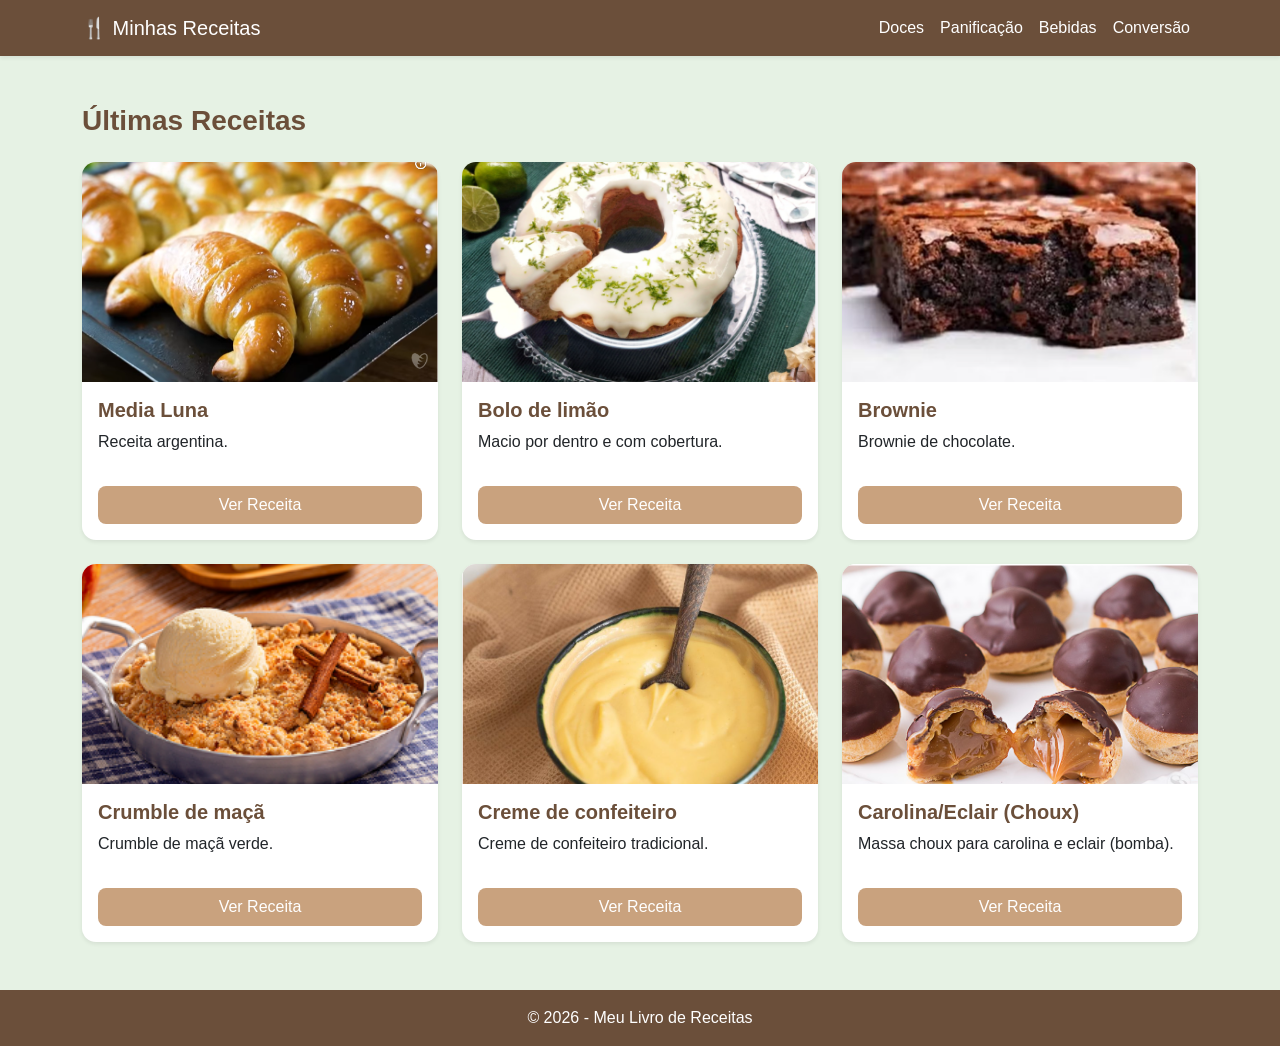
<file: index.html>
<!DOCTYPE html>
<html lang="pt-br">
<head>
    <meta charset="UTF-8">
    <meta name="viewport" content="width=device-width, initial-scale=1">
    <title>Minhas Receitas</title>
    <link href="https://cdn.jsdelivr.net/npm/bootstrap@5.3.2/dist/css/bootstrap.min.css" rel="stylesheet">
    <link rel="stylesheet" href="css/style.css">
</head>
<body>

    <div id="nav-placeholder"></div>

    <div class="container mt-5">
        <h3 class="section-title mb-4">Últimas Receitas</h3>
        
        <div class="row g-4">
            
            <div class="col-md-6 col-lg-4">
                <div class="card shadow-sm">
                    <img src="images/medialuna.PNG" alt="Media Luna">
                    <div class="card-body">
                        <h5 class="card-title">Media Luna</h5>
                        <p class="card-text">Receita argentina.</p>
                        <a href="receita.html?id=media-luna" class="btn btn-custom mt-3">Ver Receita</a>
                    </div>
                </div>
            </div>

            <div class="col-md-6 col-lg-4">
                <div class="card shadow-sm">
                    <img src="images/bolo-limao.PNG" alt="Bolo de limão">
                    <div class="card-body">
                        <h5 class="card-title">Bolo de limão</h5>
                        <p class="card-text">Macio por dentro e com cobertura.</p>
                        <a href="receita.html?id=bolo-limao" class="btn btn-custom mt-3">Ver Receita</a>
                    </div>
                </div>
            </div>

            <div class="col-md-6 col-lg-4">
                <div class="card shadow-sm">
                    <img src="images/brownie.PNG" alt="Brownie">
                    <div class="card-body">
                        <h5 class="card-title">Brownie</h5>
                        <p class="card-text">Brownie de chocolate.</p>
                        <a href="receita.html?id=brownie" class="btn btn-custom mt-3">Ver Receita</a>
                    </div>
                </div>
            </div>

            <div class="col-md-6 col-lg-4">
                <div class="card shadow-sm">
                    <img src="images/crumble.PNG" alt="Crumble de maçã">
                    <div class="card-body">
                        <h5 class="card-title">Crumble de maçã</h5>
                        <p class="card-text">Crumble de maçã verde.</p>
                        <a href="receita.html?id=crumble" class="btn btn-custom mt-3">Ver Receita</a>
                    </div>
                </div>
            </div>

            <div class="col-md-6 col-lg-4">
                <div class="card shadow-sm">
                    <img src="images/creme-confeiteiro.PNG" alt="Creme de confeiteiro">
                    <div class="card-body">
                        <h5 class="card-title">Creme de confeiteiro</h5>
                        <p class="card-text">Creme de confeiteiro tradicional.</p>
                        <a href="receita.html?id=creme-confeiteiro" class="btn btn-custom mt-3">Ver Receita</a>
                    </div>
                </div>
            </div>

            <div class="col-md-6 col-lg-4">
                <div class="card shadow-sm">
                    <img src="images/choux.PNG" alt="Choux">
                    <div class="card-body">
                        <h5 class="card-title">Carolina/Eclair (Choux)</h5>
                        <p class="card-text">Massa choux para carolina e eclair (bomba).</p>
                        <a href="receita.html?id=choux" class="btn btn-custom mt-3">Ver Receita</a>
                    </div>
                </div>
            </div>

        </div>
    </div>

    <div id="footer-placeholder"></div>

    <script src="https://cdn.jsdelivr.net/npm/bootstrap@5.3.2/dist/js/bootstrap.bundle.min.js"></script>
    <script src="js/components.js"></script> 
</body>
</html>
</file>
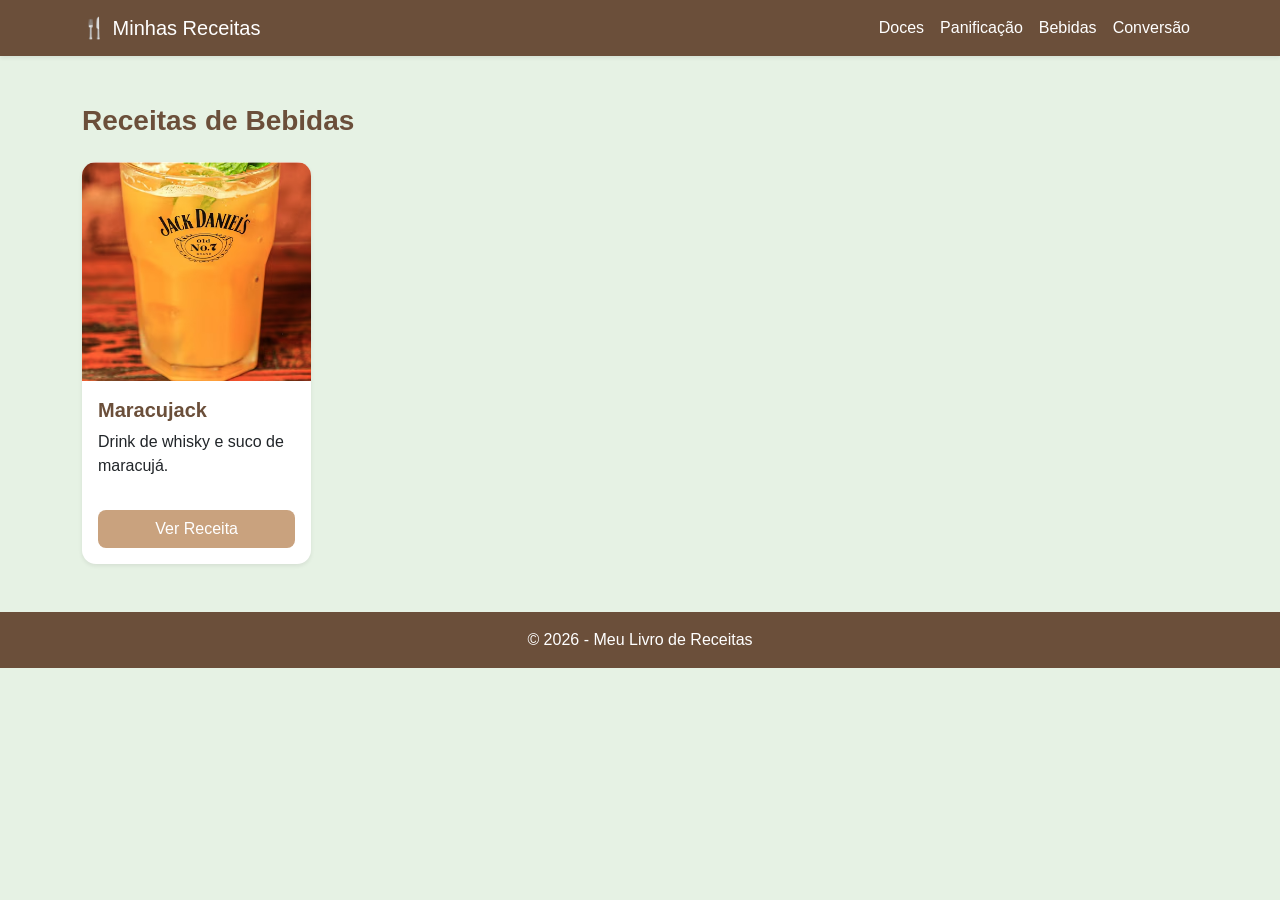
<file: bebidas.html>
<!DOCTYPE html>
<html lang="pt-br">
<head>
    <meta charset="UTF-8">
    <meta name="viewport" content="width=device-width, initial-scale=1">
    <title>Bebidas - Minhas Receitas</title>
    <link href="https://cdn.jsdelivr.net/npm/bootstrap@5.3.2/dist/css/bootstrap.min.css" rel="stylesheet">
    <link rel="stylesheet" href="css/style.css">
</head>
<body>

    <div id="nav-placeholder"></div>

    <div class="container mt-5">
        <div class="row g-4">

            <div class="col-lg-8">
                <h3 class="section-title mb-4">Receitas de Bebidas</h3>

                <div class="row g-4">
            
            <div class="col-md-6 col-lg-4">
                <div class="card shadow-sm">
                    <img src="images/maracujack.PNG" alt="Maracujack">
                    <div class="card-body">
                        <h5 class="card-title">Maracujack</h5>
                        <p class="card-text">Drink de whisky e suco de maracujá.</p>
                        <a href="receita.html?id=maracujack" class="btn btn-custom mt-3">Ver Receita</a>
                    </div>
                </div>
            </div>

        </div>

            </div>
        </div> 
    </div>
            
    <div id="footer-placeholder"></div>

    <script src="https://cdn.jsdelivr.net/npm/bootstrap@5.3.2/dist/js/bootstrap.bundle.min.js"></script>
    <script src="js/components.js"></script>
</body>
</html>
</file>
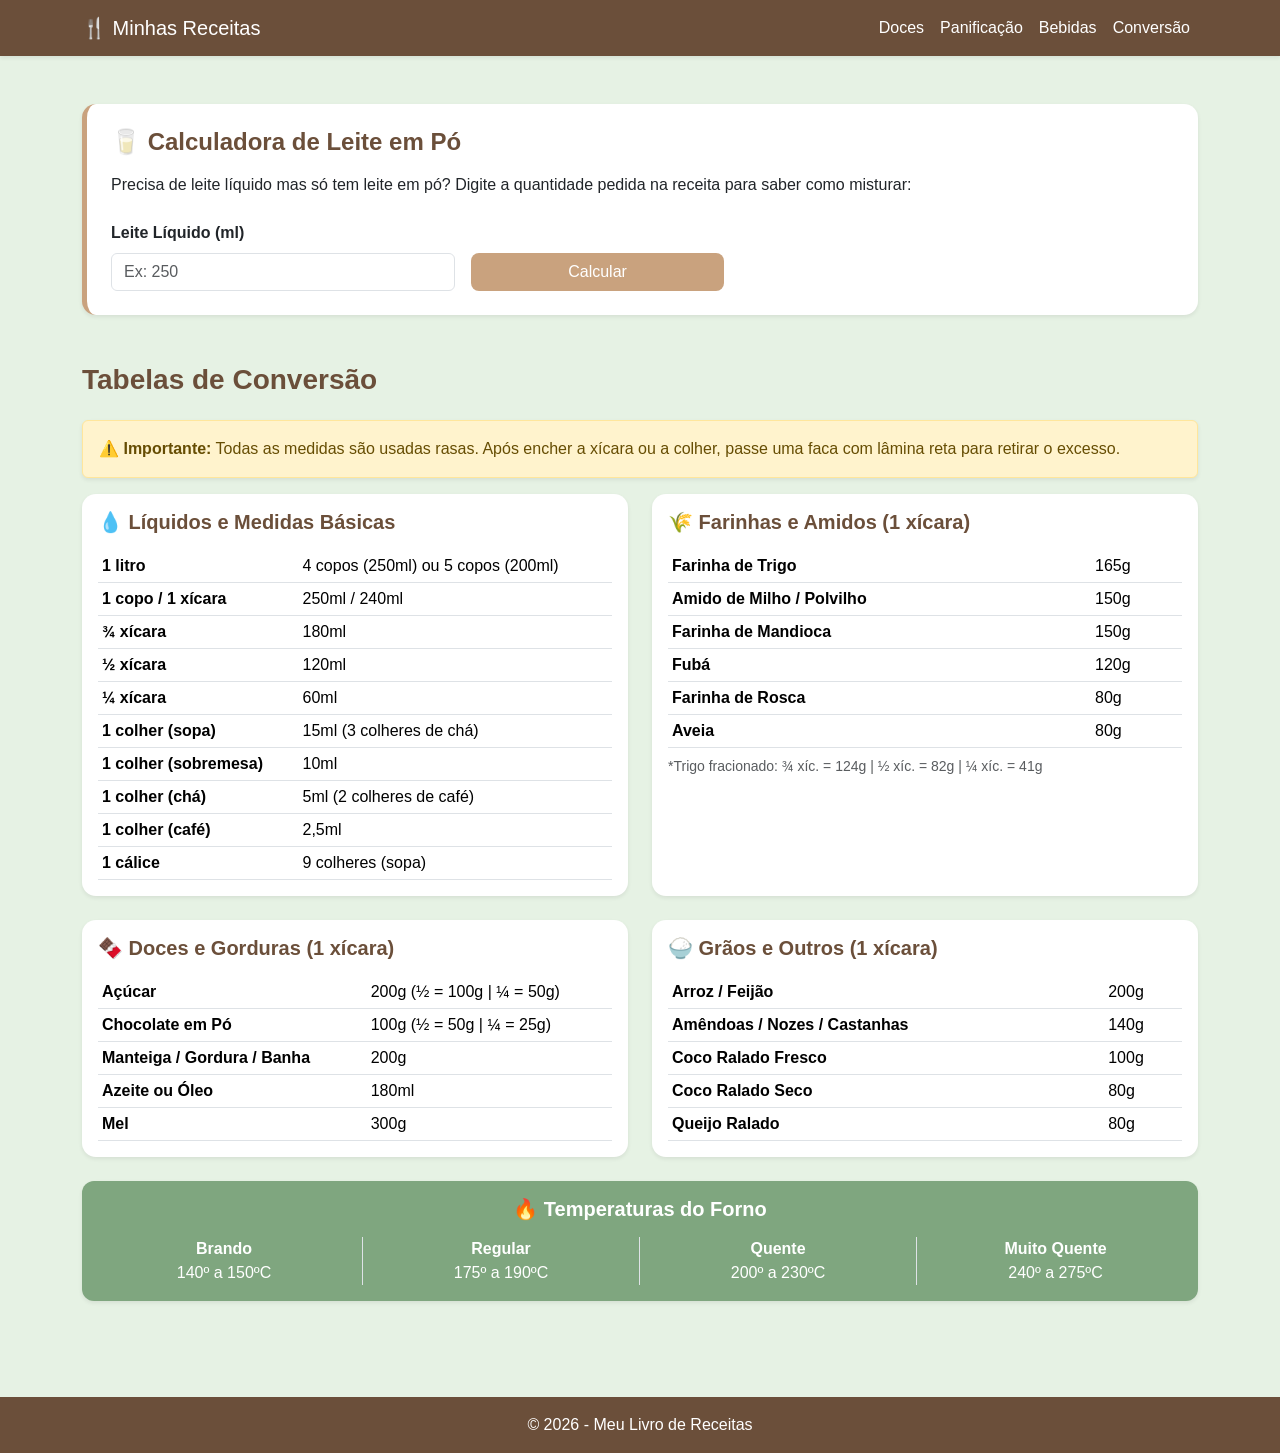
<file: conversao.html>
<!DOCTYPE html>
<html lang="pt-br">
<head>
    <meta charset="UTF-8">
    <meta name="viewport" content="width=device-width, initial-scale=1">
    <title>Conversão de Medidas - Minhas Receitas</title>
    <link href="https://cdn.jsdelivr.net/npm/bootstrap@5.3.2/dist/css/bootstrap.min.css" rel="stylesheet">
    <link rel="stylesheet" href="css/style.css">
</head>
<body>

    <div id="nav-placeholder"></div>

    <div class="container mt-5">
        
        <div class="card shadow-sm p-4 mb-5" style="border-left: 5px solid var(--marrom-claro);">
            <h4 class="section-title mb-3">🥛 Calculadora de Leite em Pó</h4>
            <p class="mb-4">Precisa de leite líquido mas só tem leite em pó? Digite a quantidade pedida na receita para saber como misturar:</p>
            
            <div class="row g-3 align-items-end">
                <div class="col-md-4">
                    <label class="form-label fw-bold">Leite Líquido (ml)</label>
                    <input type="number" id="inputLeite" class="form-control" placeholder="Ex: 250">
                </div>
                <div class="col-md-3">
                    <button onclick="calcularLeite()" class="btn btn-custom w-100">Calcular</button>
                </div>
            </div>

            <div id="resultadoLeite" class="alert alert-success d-none mt-4 mb-0">
                </div>
        </div>

        <h3 class="section-title mb-4">Tabelas de Conversão</h3>
        
        <div class="alert alert-warning shadow-sm" role="alert">
            <strong>⚠️ Importante:</strong> Todas as medidas são usadas rasas. Após encher a xícara ou a colher, passe uma faca com lâmina reta para retirar o excesso.
        </div>

        <div class="row g-4 mb-5">
            
            <div class="col-md-6">
                <div class="card shadow-sm p-3 h-100">
                    <h5 class="card-title section-title mb-3">💧 Líquidos e Medidas Básicas</h5>
                    <table class="table table-hover table-sm mb-0">
                        <tbody>
                            <tr><td><strong>1 litro</strong></td><td>4 copos (250ml) ou 5 copos (200ml)</td></tr>
                            <tr><td><strong>1 copo / 1 xícara</strong></td><td>250ml / 240ml</td></tr>
                            <tr><td><strong>¾ xícara</strong></td><td>180ml</td></tr>
                            <tr><td><strong>½ xícara</strong></td><td>120ml</td></tr>
                            <tr><td><strong>¼ xícara</strong></td><td>60ml</td></tr>
                            <tr><td><strong>1 colher (sopa)</strong></td><td>15ml (3 colheres de chá)</td></tr>
                            <tr><td><strong>1 colher (sobremesa)</strong></td><td>10ml</td></tr>
                            <tr><td><strong>1 colher (chá)</strong></td><td>5ml (2 colheres de café)</td></tr>
                            <tr><td><strong>1 colher (café)</strong></td><td>2,5ml</td></tr>
                            <tr><td><strong>1 cálice</strong></td><td>9 colheres (sopa)</td></tr>
                        </tbody>
                    </table>
                </div>
            </div>

            <div class="col-md-6">
                <div class="card shadow-sm p-3 h-100">
                    <h5 class="card-title section-title mb-3">🌾 Farinhas e Amidos (1 xícara)</h5>
                    <table class="table table-hover table-sm mb-0">
                        <tbody>
                            <tr><td><strong>Farinha de Trigo</strong></td><td>165g</td></tr>
                            <tr><td><strong>Amido de Milho / Polvilho</strong></td><td>150g</td></tr>
                            <tr><td><strong>Farinha de Mandioca</strong></td><td>150g</td></tr>
                            <tr><td><strong>Fubá</strong></td><td>120g</td></tr>
                            <tr><td><strong>Farinha de Rosca</strong></td><td>80g</td></tr>
                            <tr><td><strong>Aveia</strong></td><td>80g</td></tr>
                        </tbody>
                    </table>
                    <small class="text-muted mt-2 d-block">*Trigo fracionado: ¾ xíc. = 124g | ½ xíc. = 82g | ¼ xíc. = 41g</small>
                </div>
            </div>

            <div class="col-md-6">
                <div class="card shadow-sm p-3 h-100">
                    <h5 class="card-title section-title mb-3">🍫 Doces e Gorduras (1 xícara)</h5>
                    <table class="table table-hover table-sm mb-0">
                        <tbody>
                            <tr><td><strong>Açúcar</strong></td><td>200g (½ = 100g | ¼ = 50g)</td></tr>
                            <tr><td><strong>Chocolate em Pó</strong></td><td>100g (½ = 50g | ¼ = 25g)</td></tr>
                            <tr><td><strong>Manteiga / Gordura / Banha</strong></td><td>200g</td></tr>
                            <tr><td><strong>Azeite ou Óleo</strong></td><td>180ml</td></tr>
                            <tr><td><strong>Mel</strong></td><td>300g</td></tr>
                        </tbody>
                    </table>
                </div>
            </div>

            <div class="col-md-6">
                <div class="card shadow-sm p-3 h-100">
                    <h5 class="card-title section-title mb-3">🍚 Grãos e Outros (1 xícara)</h5>
                    <table class="table table-hover table-sm mb-0">
                        <tbody>
                            <tr><td><strong>Arroz / Feijão</strong></td><td>200g</td></tr>
                            <tr><td><strong>Amêndoas / Nozes / Castanhas</strong></td><td>140g</td></tr>
                            <tr><td><strong>Coco Ralado Fresco</strong></td><td>100g</td></tr>
                            <tr><td><strong>Coco Ralado Seco</strong></td><td>80g</td></tr>
                            <tr><td><strong>Queijo Ralado</strong></td><td>80g</td></tr>
                        </tbody>
                    </table>
                </div>
            </div>

            <div class="col-12">
                <div class="card shadow-sm p-3 caixa-dica text-center" style="background-color: var(--verde-medio); color: white;">
                    <h5 class="mb-3 fw-bold">🔥 Temperaturas do Forno</h5>
                    <div class="row text-center">
                        <div class="col-md-3 border-end"><strong>Brando</strong><br>140º a 150ºC</div>
                        <div class="col-md-3 border-end"><strong>Regular</strong><br>175º a 190ºC</div>
                        <div class="col-md-3 border-end"><strong>Quente</strong><br>200º a 230ºC</div>
                        <div class="col-md-3"><strong>Muito Quente</strong><br>240º a 275ºC</div>
                    </div>
                </div>
            </div>

        </div>
    </div>

    <div id="footer-placeholder"></div>

    <script src="https://cdn.jsdelivr.net/npm/bootstrap@5.3.2/dist/js/bootstrap.bundle.min.js"></script>
    <script src="js/components.js"></script>
    
    <script>
        function calcularLeite() {
            const inputVal = document.getElementById("inputLeite").value;
            const liquido = parseFloat(inputVal);
            const alertBox = document.getElementById("resultadoLeite");

            if (isNaN(liquido) || liquido <= 0) {
                alertBox.className = "alert alert-danger mt-4 mb-0";
                alertBox.innerHTML = "❌ Por favor, digite uma quantidade válida de leite líquido.";
                alertBox.classList.remove("d-none");
                return;
            }

            const leiteEmPo = (liquido * 12.5) / 112.5;
            const agua = (liquido * 100) / 112.5;

            alertBox.className = "alert alert-success mt-4 mb-0";
            alertBox.innerHTML = `✅ <strong>Para fazer ${liquido}ml de leite:</strong> Misture <strong>${leiteEmPo.toFixed(0)}g</strong> de leite em pó com <strong>${agua.toFixed(0)}ml</strong> de água.`;
            alertBox.classList.remove("d-none");
        }
    </script>
</body>
</html>
</file>
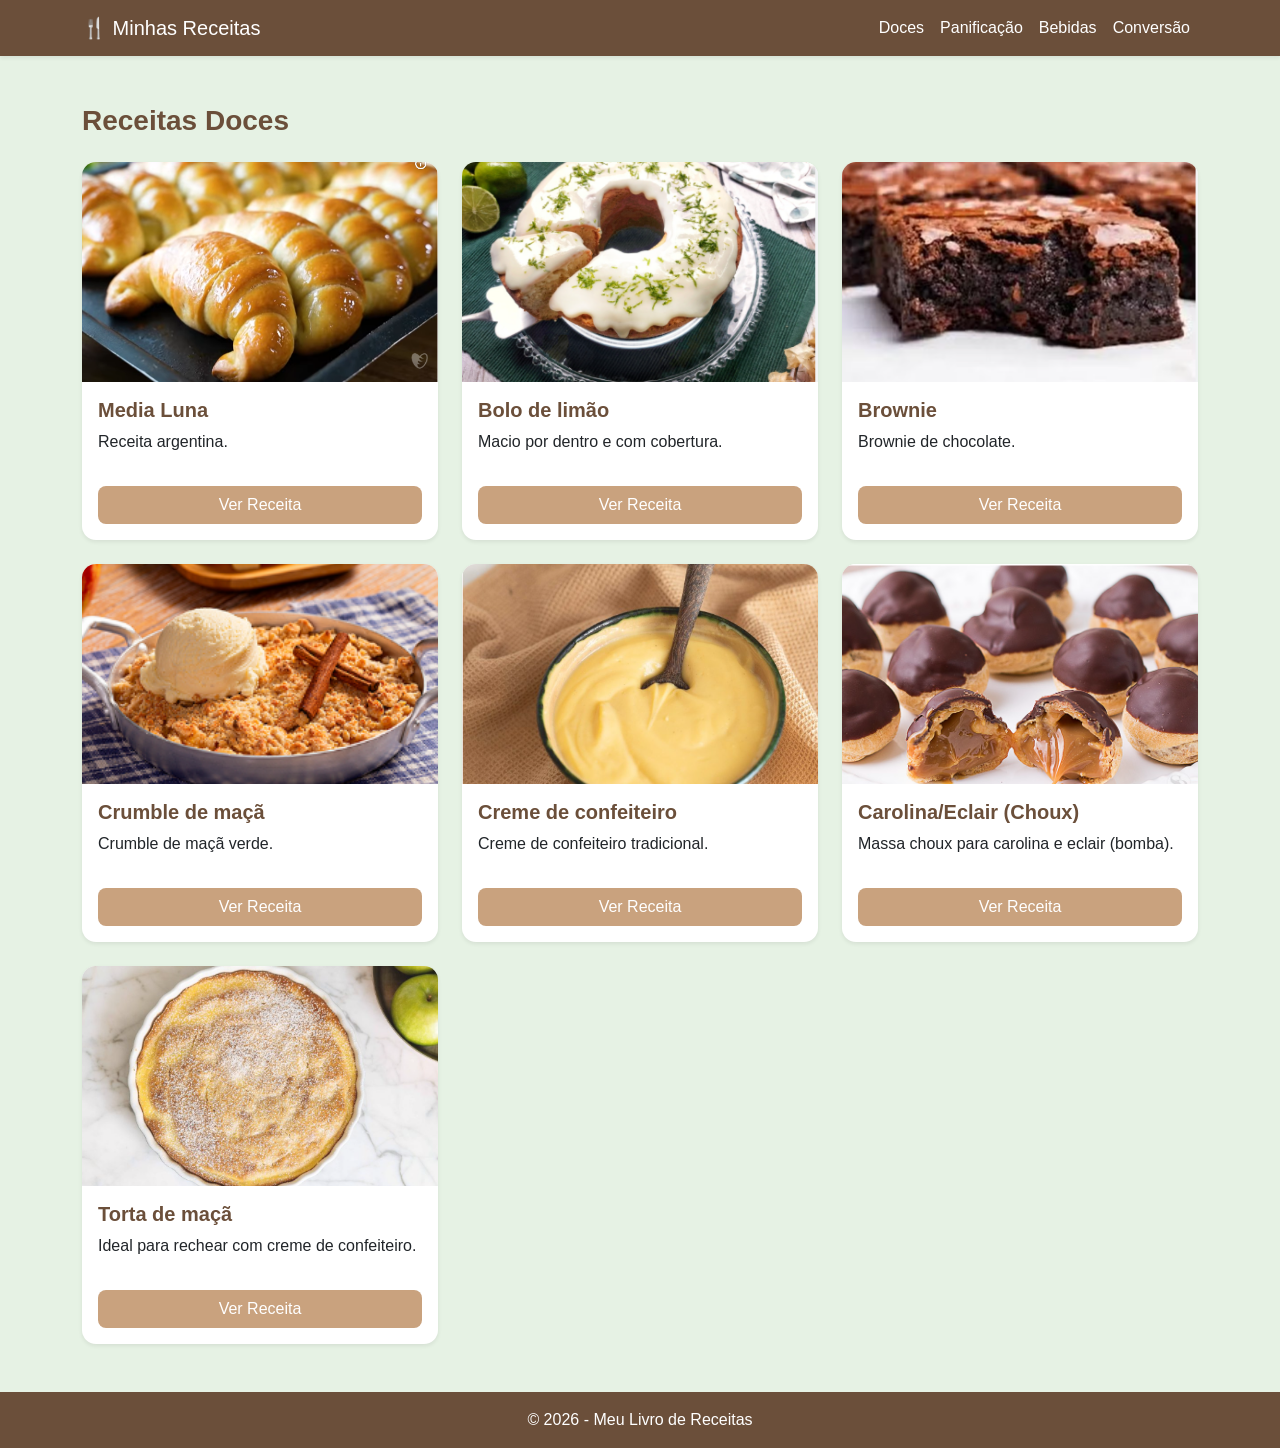
<file: doces.html>
<!DOCTYPE html>
<html lang="pt-br">
<head>
    <meta charset="UTF-8">
    <meta name="viewport" content="width=device-width, initial-scale=1">
    <title>Doces - Minhas Receitas</title>
    <link href="https://cdn.jsdelivr.net/npm/bootstrap@5.3.2/dist/css/bootstrap.min.css" rel="stylesheet">
    <link rel="stylesheet" href="css/style.css">
</head>
<body>

    <div id="nav-placeholder"></div>

    <div class="container mt-5">

                <h3 class="section-title mb-4">Receitas Doces</h3>

                <div class="row g-4">
            
            <div class="col-md-6 col-lg-4">
                <div class="card shadow-sm">
                    <img src="images/medialuna.PNG" alt="Media Luna">
                    <div class="card-body">
                        <h5 class="card-title">Media Luna</h5>
                        <p class="card-text">Receita argentina.</p>
                        <a href="receita.html?id=media-luna" class="btn btn-custom mt-3">Ver Receita</a>
                    </div>
                </div>
            </div>

            <div class="col-md-6 col-lg-4">
                <div class="card shadow-sm">
                    <img src="images/bolo-limao.PNG" alt="Bolo de limão">
                    <div class="card-body">
                        <h5 class="card-title">Bolo de limão</h5>
                        <p class="card-text">Macio por dentro e com cobertura.</p>
                        <a href="receita.html?id=bolo-limao" class="btn btn-custom mt-3">Ver Receita</a>
                    </div>
                </div>
            </div>

            <div class="col-md-6 col-lg-4">
                <div class="card shadow-sm">
                    <img src="images/brownie.PNG" alt="Brownie">
                    <div class="card-body">
                        <h5 class="card-title">Brownie</h5>
                        <p class="card-text">Brownie de chocolate.</p>
                        <a href="receita.html?id=brownie" class="btn btn-custom mt-3">Ver Receita</a>
                    </div>
                </div>
            </div>

            <div class="col-md-6 col-lg-4">
                <div class="card shadow-sm">
                    <img src="images/crumble.PNG" alt="Crumble de maçã">
                    <div class="card-body">
                        <h5 class="card-title">Crumble de maçã</h5>
                        <p class="card-text">Crumble de maçã verde.</p>
                        <a href="receita.html?id=crumble" class="btn btn-custom mt-3">Ver Receita</a>
                    </div>
                </div>
            </div>

            <div class="col-md-6 col-lg-4">
                <div class="card shadow-sm">
                    <img src="images/creme-confeiteiro.PNG" alt="Creme de confeiteiro">
                    <div class="card-body">
                        <h5 class="card-title">Creme de confeiteiro</h5>
                        <p class="card-text">Creme de confeiteiro tradicional.</p>
                        <a href="receita.html?id=creme-confeiteiro" class="btn btn-custom mt-3">Ver Receita</a>
                    </div>
                </div>
            </div>

            <div class="col-md-6 col-lg-4">
                <div class="card shadow-sm">
                    <img src="images/choux.PNG" alt="Choux">
                    <div class="card-body">
                        <h5 class="card-title">Carolina/Eclair (Choux)</h5>
                        <p class="card-text">Massa choux para carolina e eclair (bomba).</p>
                        <a href="receita.html?id=choux" class="btn btn-custom mt-3">Ver Receita</a>
                    </div>
                </div>
            </div>

            <div class="col-md-6 col-lg-4">
                <div class="card shadow-sm">
                    <img src="images/torta-maca.PNG" alt="Torta de maçã">
                    <div class="card-body">
                        <h5 class="card-title">Torta de maçã</h5>
                        <p class="card-text">Ideal para rechear com creme de confeiteiro.</p>
                        <a href="receita.html?id=torta-maca" class="btn btn-custom mt-3">Ver Receita</a>
                    </div>
                </div>
            </div>

        </div>

    </div>
            
    <div id="footer-placeholder"></div>

    <script src="https://cdn.jsdelivr.net/npm/bootstrap@5.3.2/dist/js/bootstrap.bundle.min.js"></script>
    <script src="js/components.js"></script>
</body>
</html>
</file>
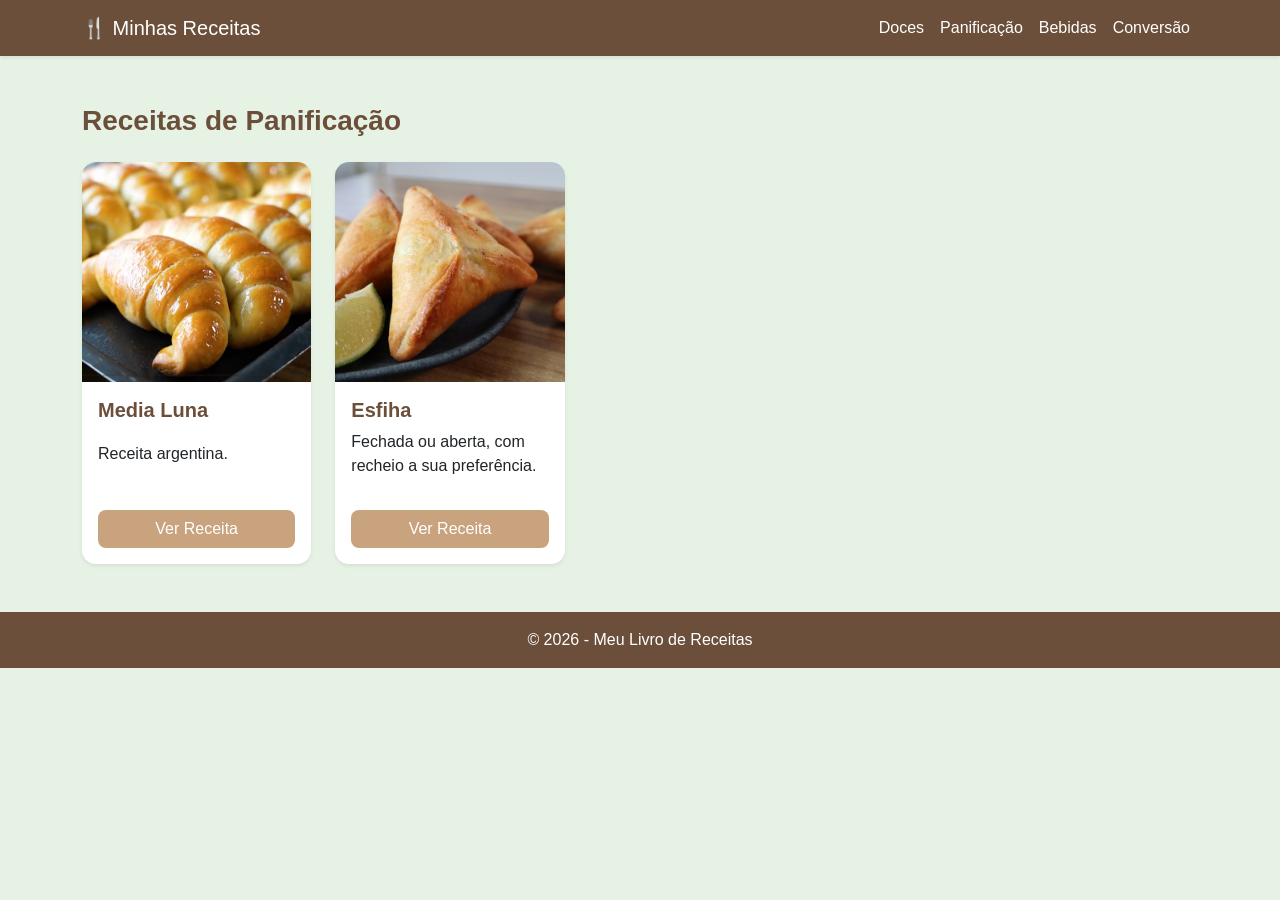
<file: panificacao.html>
<!DOCTYPE html>
<html lang="pt-br">
<head>
    <meta charset="UTF-8">
    <meta name="viewport" content="width=device-width, initial-scale=1">
    <title>Panificação - Minhas Receitas</title>
    <link href="https://cdn.jsdelivr.net/npm/bootstrap@5.3.2/dist/css/bootstrap.min.css" rel="stylesheet">
    <link rel="stylesheet" href="css/style.css">
</head>
<body>

    <div id="nav-placeholder"></div>

    <div class="container mt-5">
        <div class="row g-4">

            <div class="col-lg-8">
                <h3 class="section-title mb-4">Receitas de Panificação</h3>

                <div class="row g-4">
            
            <div class="col-md-6 col-lg-4">
                <div class="card shadow-sm">
                    <img src="images/medialuna.PNG" alt="Media Luna">
                    <div class="card-body">
                        <h5 class="card-title">Media Luna</h5>
                        <p class="card-text">Receita argentina.</p>
                        <a href="receita.html?id=media-luna" class="btn btn-custom mt-3">Ver Receita</a>
                    </div>
                </div>
            </div>

            <div class="col-md-6 col-lg-4">
                <div class="card shadow-sm">
                    <img src="images/esfiha.PNG" alt="Esfiha">
                    <div class="card-body">
                        <h5 class="card-title">Esfiha</h5>
                        <p class="card-text">Fechada ou aberta, com recheio a sua preferência.</p>
                        <a href="receita.html?id=esfiha" class="btn btn-custom mt-3">Ver Receita</a>
                    </div>
                </div>
            </div>

        </div>

            </div>
        </div> 
    </div>
            
    <div id="footer-placeholder"></div>

    <script src="https://cdn.jsdelivr.net/npm/bootstrap@5.3.2/dist/js/bootstrap.bundle.min.js"></script>
    <script src="js/components.js"></script>
</body>
</html>
</file>
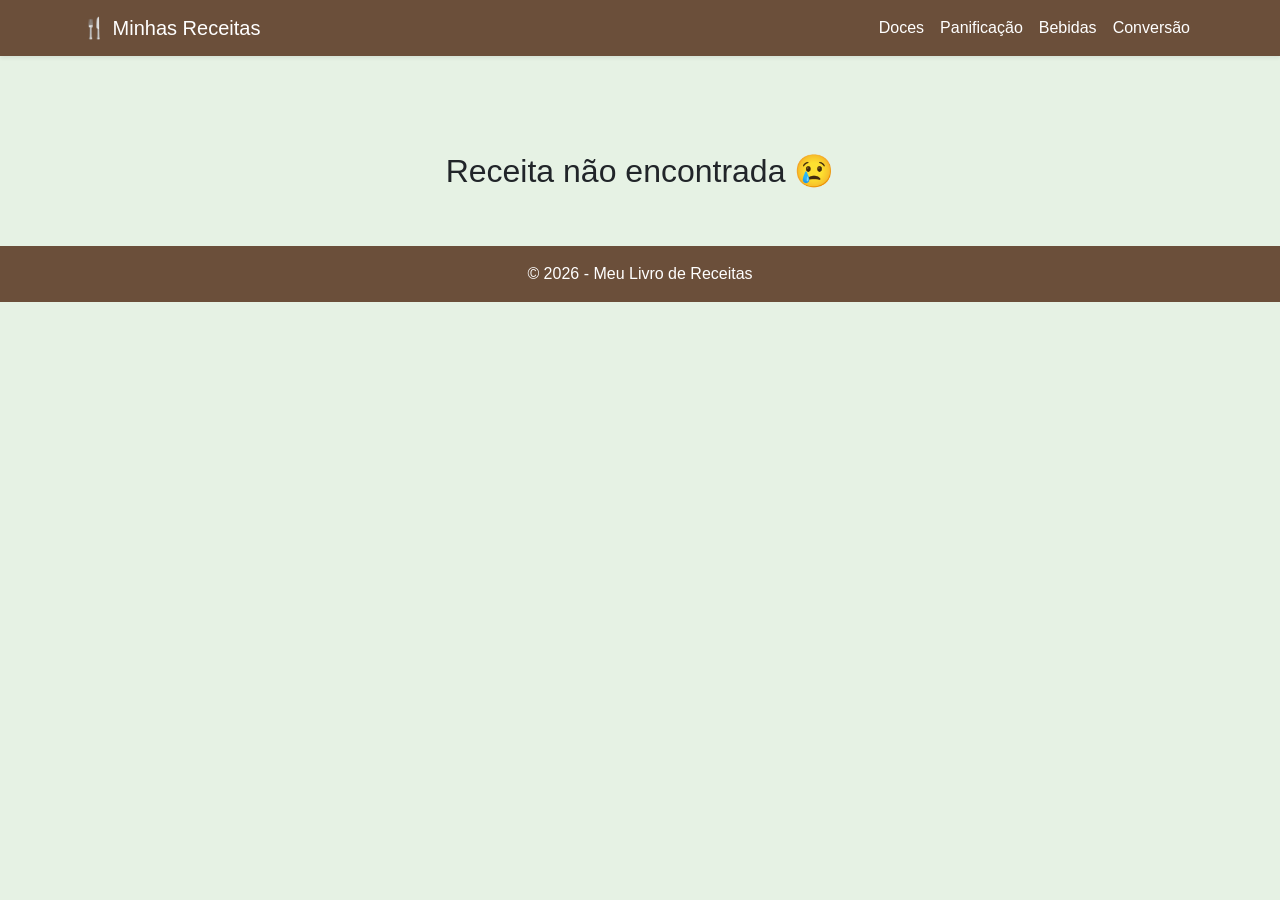
<file: receita.html>
<!DOCTYPE html>
<html lang="pt-br">
<head>
    <meta charset="UTF-8">
    <meta name="viewport" content="width=device-width, initial-scale=1">
    <title>Minhas Receitas</title>
    <link href="https://cdn.jsdelivr.net/npm/bootstrap@5.3.2/dist/css/bootstrap.min.css" rel="stylesheet">
    <link rel="stylesheet" href="css/style.css">
</head>
<body>

    <div id="nav-placeholder"></div>

    <div class="container mt-5" id="area-receita">
        <div class="row">
            <div class="col-lg-8 mx-auto">
                
                <h2 id="rec-titulo" class="section-title text-center mb-4">Carregando...</h2>
                
                <img id="rec-imagem" src="" class="img-fluid rounded shadow-sm w-100 mb-4" style="height: 400px; object-fit: cover;">

                <div class="d-flex justify-content-around p-3 mb-5 bg-white rounded shadow-sm info-receita">
                    <div class="text-center">
                        <span class="d-block fs-4">⏱️</span>
                        <strong>Tempo:</strong><br><span id="rec-tempo"></span>
                    </div>
                    <div class="text-center border-start ps-4">
                        <span class="d-block fs-4">🍰</span>
                        <strong>Rendimento:</strong><br><span id="rec-rendimento"></span>
                    </div>
                    <div class="text-center border-start ps-4">
                        <span class="d-block fs-4">🔥</span>
                        <strong>Dificuldade:</strong><br><span id="rec-dificuldade"></span>
                    </div>
                </div>

                <h4 class="section-title mb-3">Ingredientes</h4>
                <ul id="rec-ingredientes" class="list-group list-group-flush mb-5 shadow-sm rounded"></ul>

                <h4 class="section-title mb-3">Modo de Fazer</h4>
                <ol id="rec-preparo" class="list-group list-group-numbered mb-5 shadow-sm rounded"></ol>

                <div id="rec-video-container" class="mb-5 d-none">
                    <h4 class="section-title mb-3">Vídeo da Receita</h4>
                    <div class="ratio ratio-16x9 shadow-sm rounded overflow-hidden">
                        <iframe id="rec-video" src="" title="YouTube video player" frameborder="0" allow="accelerometer; autoplay; clipboard-write; encrypted-media; gyroscope; picture-in-picture" allowfullscreen></iframe>
                    </div>
                </div>
                
                <div class="caixa-dica p-4 mb-5 shadow-sm">
                    <p id="rec-dica" class="mb-0"></p>
                </div>

            </div>
        </div>
    </div>

    <div id="footer-placeholder"></div>

    <script src="https://cdn.jsdelivr.net/npm/bootstrap@5.3.2/dist/js/bootstrap.bundle.min.js"></script>
    <script src="js/components.js"></script>
    
    <script src="js/receitas.js"></script>
    <script src="js/carregar-receita.js"></script>
</body>
</html>
</file>
<file: css/style.css>
:root {
    --verde-claro: #e6f2e4;
    --verde-medio: #7fa67f;
    --marrom-claro: #c9a27e;
    --marrom-escuro: #6b4f3a;
}

body {
    background-color: var(--verde-claro);
    font-family: 'Segoe UI', sans-serif;
    display: flex;
    flex-direction: column;
    min-height: 100vh; 
}

.navbar {
    background-color: var(--marrom-escuro) !important;
}

.navbar-brand,
.nav-link {
    color: white !important;
    font-weight: 500;
}

.nav-link:hover {
    color: var(--verde-claro) !important;
}

.section-title {
    color: var(--marrom-escuro);
    font-weight: 600;
}

.card {
    border: none;
    border-radius: 14px;
    overflow: hidden;
    height: 100%;
}

.card img {
    height: 220px;
    object-fit: cover;
}

.card-body {
    display: flex;
    flex-direction: column;
    justify-content: space-between;
}

.card-title {
    color: var(--marrom-escuro);
    font-weight: 600;
}

.card-horizontal img {
    height: 100%;
    min-height: 200px;
    object-fit: cover;
}

.btn-custom {
    background-color: var(--marrom-claro);
    color: white;
    border-radius: 8px;
    transition: 0.3s;
}

.btn-custom:hover {
    background-color: var(--marrom-escuro);
    color: white;
}

.sidebar {
    background-color: white;
    padding: 25px;
    border-radius: 14px;
}

.footer {
    background-color: var(--marrom-escuro);
    color: white;
    margin-top: auto; 
}

.info-receita {
    color: var(--marrom-escuro);
}

.caixa-dica {
    background-color: var(--verde-medio);
    color: white;
    border-radius: 12px;
}

.caixa-dica h5 {
    font-weight: bold;
}

.list-group-item {
    color: #4a4a4a;
}
</file>
